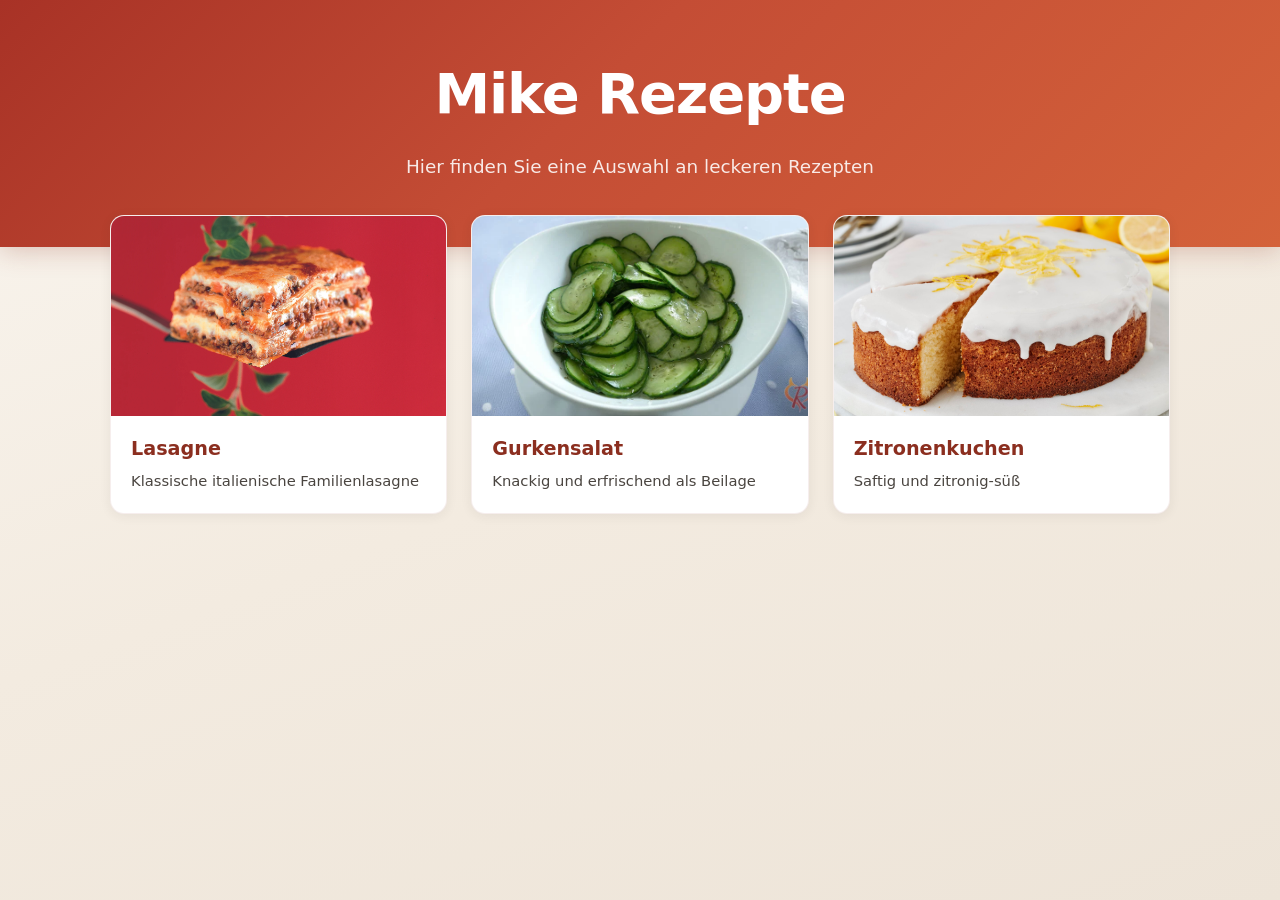
<file: index.html>
<!DOCTYPE html>
<!-- DOCTYPE sagt dem Browser: "Das ist ein HTML5-Dokument" -->

<html lang="de">
<!-- lang="de" = Sprache der Seite (wichtig für Screenreader & Suchmaschinen) -->

<head>
    <!-- <head> = unsichtbare Infos über die Seite (nicht direkt sichtbar im Browser) -->

    <meta charset="UTF-8">
    <!-- Zeichensatz: Umlaute (ä, ö, ü) und Sonderzeichen werden korrekt angezeigt -->

    <meta name="viewport" content="width=device-width, initial-scale=1.0">
    <!-- Wichtig für Responsive Design: Seite passt sich der Bildschirmbreite an -->

    <title>Mike Rezepte</title>
    <!-- Text im Browser-Tab oben -->

    <link rel="stylesheet" href="style.css">
    <!-- Verknüpft die CSS-Datei – alle Styles kommen von dort -->
</head>

<body class="home-page">
    <!-- class="home-page" = CSS-Klasse, damit nur die Startseite diese Styles bekommt -->

    <header class="site-hero">
        <!-- <header> = semantischer Bereich für den Kopf der Seite (Hero-Bereich) -->

        <h1>Mike Rezepte</h1>
        <!-- <h1> = wichtigste Überschrift (nur einmal pro Seite) -->

        <p class="site-tagline">Hier finden Sie eine Auswahl an leckeren Rezepten</p>
        <!-- <p> = Absatz; class gibt dem Text spezielle Formatierung -->
    </header>

    <main class="home-container">
        <!-- <main> = Hauptinhalt der Seite (das Wichtigste) -->

        <ul class="recipe-cards">
            <!-- <ul> = ungeordnete Liste; hier als Grid für die Rezept-Karten -->

            <li>
                <!-- <li> = ein Listeneintrag = eine Rezept-Karte -->

                <a href="recipes/lasagna.html" class="recipe-card">
                    <!-- <a> = Link; href = Ziel-URL; die ganze Karte ist klickbar -->

                    <img src="images/lasagna.png" alt="Lasagne mit geschmolzenem Käse">
                    <!-- <img> = Bild; src = Dateipfad; alt = Beschreibung für Barrierefreiheit -->

                    <span class="recipe-card-title">Lasagne</span>
                    <!-- <span> = kleiner Textblock ohne eigene Zeile (inline) -->

                    <span class="recipe-card-desc">Klassische italienische Familienlasagne</span>
                </a>
            </li>

            <li>
                <a href="recipes/gurkensalat.html" class="recipe-card">
                    <img src="images/gurkensalat.png" alt="Frischer Gurkensalat">
                    <span class="recipe-card-title">Gurkensalat</span>
                    <span class="recipe-card-desc">Knackig und erfrischend als Beilage</span>
                </a>
            </li>

            <li>
                <a href="recipes/zitronenkuchen.html" class="recipe-card">
                    <img src="images/zitronenkuchen.jpg" alt="Zitronenkuchen mit Guss">
                    <span class="recipe-card-title">Zitronenkuchen</span>
                    <span class="recipe-card-desc">Saftig und zitronig-süß</span>
                </a>
            </li>
        </ul>
    </main>
</body>
</html>
</file>
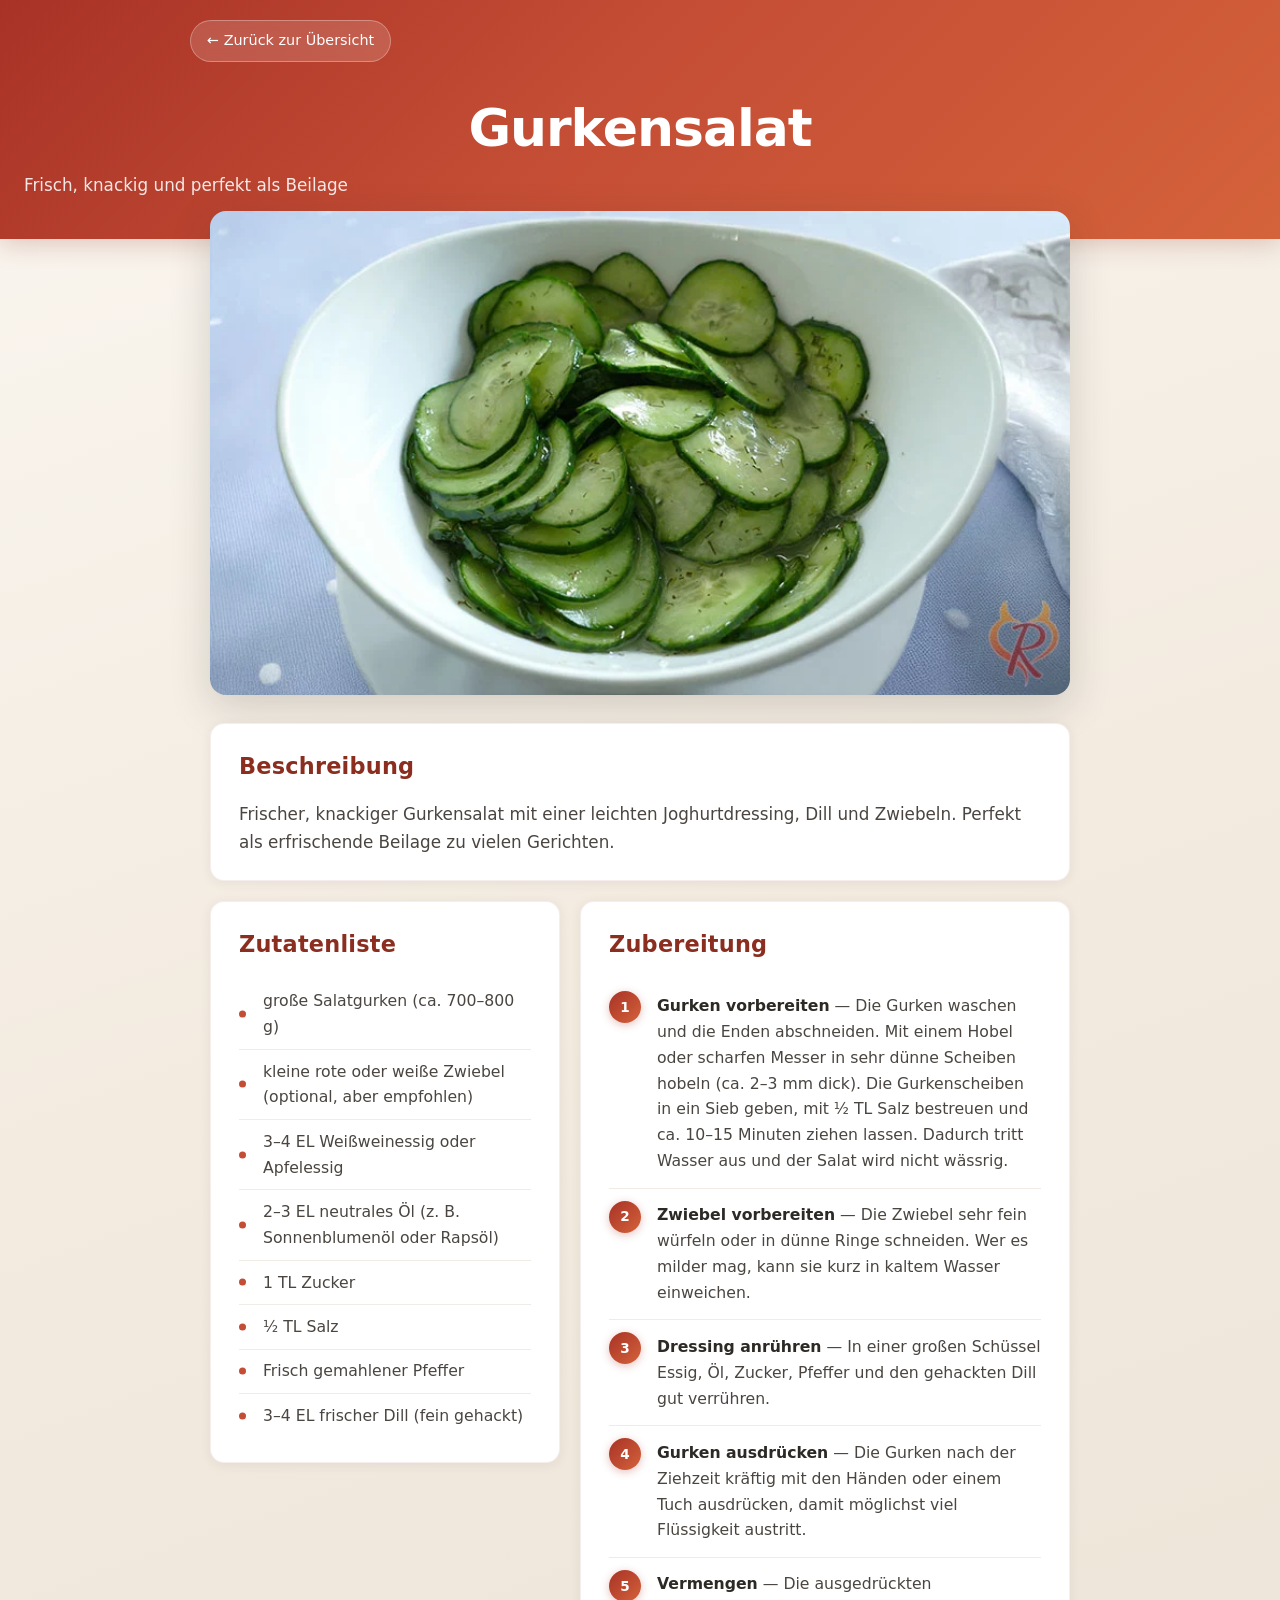
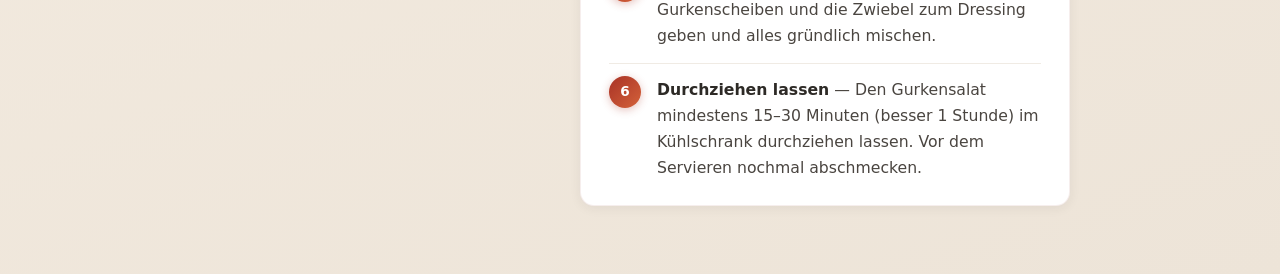
<file: recipes/gurkensalat.html>
<!DOCTYPE html>
<html lang="de">
<head>
    <meta charset="UTF-8">
    <meta name="viewport" content="width=device-width, initial-scale=1.0">
    <title>Gurkensalat Rezept | Mike Rezepte</title>
    <link rel="stylesheet" href="../style.css">
</head>

<!-- Gleiche Struktur wie lasagna.html – nur Inhalt und Bild sind anders -->
<body class="recipe-page">

    <header class="recipe-hero">
        <nav class="recipe-nav">
            <a href="../index.html" class="back-link">← Zurück zur Übersicht</a>
        </nav>
        <h1>Gurkensalat</h1>
        <p class="recipe-tagline">Frisch, knackig und perfekt als Beilage</p>
    </header>

    <main class="recipe-container">
        <figure class="recipe-image">
            <img src="../images/gurkensalat.png" alt="Frischer Gurkensalat mit Dill">
        </figure>

        <section class="recipe-section recipe-description">
            <h2>Beschreibung</h2>
            <p>Frischer, knackiger Gurkensalat mit einer leichten Joghurtdressing, Dill und Zwiebeln. Perfekt als erfrischende Beilage zu vielen Gerichten.</p>
        </section>

        <div class="recipe-grid">
            <section class="recipe-section recipe-ingredients">
                <h2>Zutatenliste</h2>
                <ul>
                    <li>große Salatgurken (ca. 700–800 g)</li>
                    <li>kleine rote oder weiße Zwiebel (optional, aber empfohlen)</li>
                    <li>3–4 EL Weißweinessig oder Apfelessig</li>
                    <li>2–3 EL neutrales Öl (z. B. Sonnenblumenöl oder Rapsöl)</li>
                    <li>1 TL Zucker</li>
                    <li>½ TL Salz</li>
                    <li>Frisch gemahlener Pfeffer</li>
                    <li>3–4 EL frischer Dill (fein gehackt)</li>
                </ul>
            </section>

            <section class="recipe-section recipe-steps">
                <h2>Zubereitung</h2>
                <ol>
                    <!-- <strong> macht Text fett – hier als Schritt-Titel innerhalb eines <li> -->
                    <li><strong>Gurken vorbereiten</strong> — Die Gurken waschen und die Enden abschneiden. Mit einem Hobel oder scharfen Messer in sehr dünne Scheiben hobeln (ca. 2–3 mm dick). Die Gurkenscheiben in ein Sieb geben, mit ½ TL Salz bestreuen und ca. 10–15 Minuten ziehen lassen. Dadurch tritt Wasser aus und der Salat wird nicht wässrig.</li>
                    <li><strong>Zwiebel vorbereiten</strong> — Die Zwiebel sehr fein würfeln oder in dünne Ringe schneiden. Wer es milder mag, kann sie kurz in kaltem Wasser einweichen.</li>
                    <li><strong>Dressing anrühren</strong> — In einer großen Schüssel Essig, Öl, Zucker, Pfeffer und den gehackten Dill gut verrühren.</li>
                    <li><strong>Gurken ausdrücken</strong> — Die Gurken nach der Ziehzeit kräftig mit den Händen oder einem Tuch ausdrücken, damit möglichst viel Flüssigkeit austritt.</li>
                    <li><strong>Vermengen</strong> — Die ausgedrückten Gurkenscheiben und die Zwiebel zum Dressing geben und alles gründlich mischen.</li>
                    <li><strong>Durchziehen lassen</strong> — Den Gurkensalat mindestens 15–30 Minuten (besser 1 Stunde) im Kühlschrank durchziehen lassen. Vor dem Servieren nochmal abschmecken.</li>
                </ol>
            </section>
        </div>
    </main>
</body>
</html>
</file>
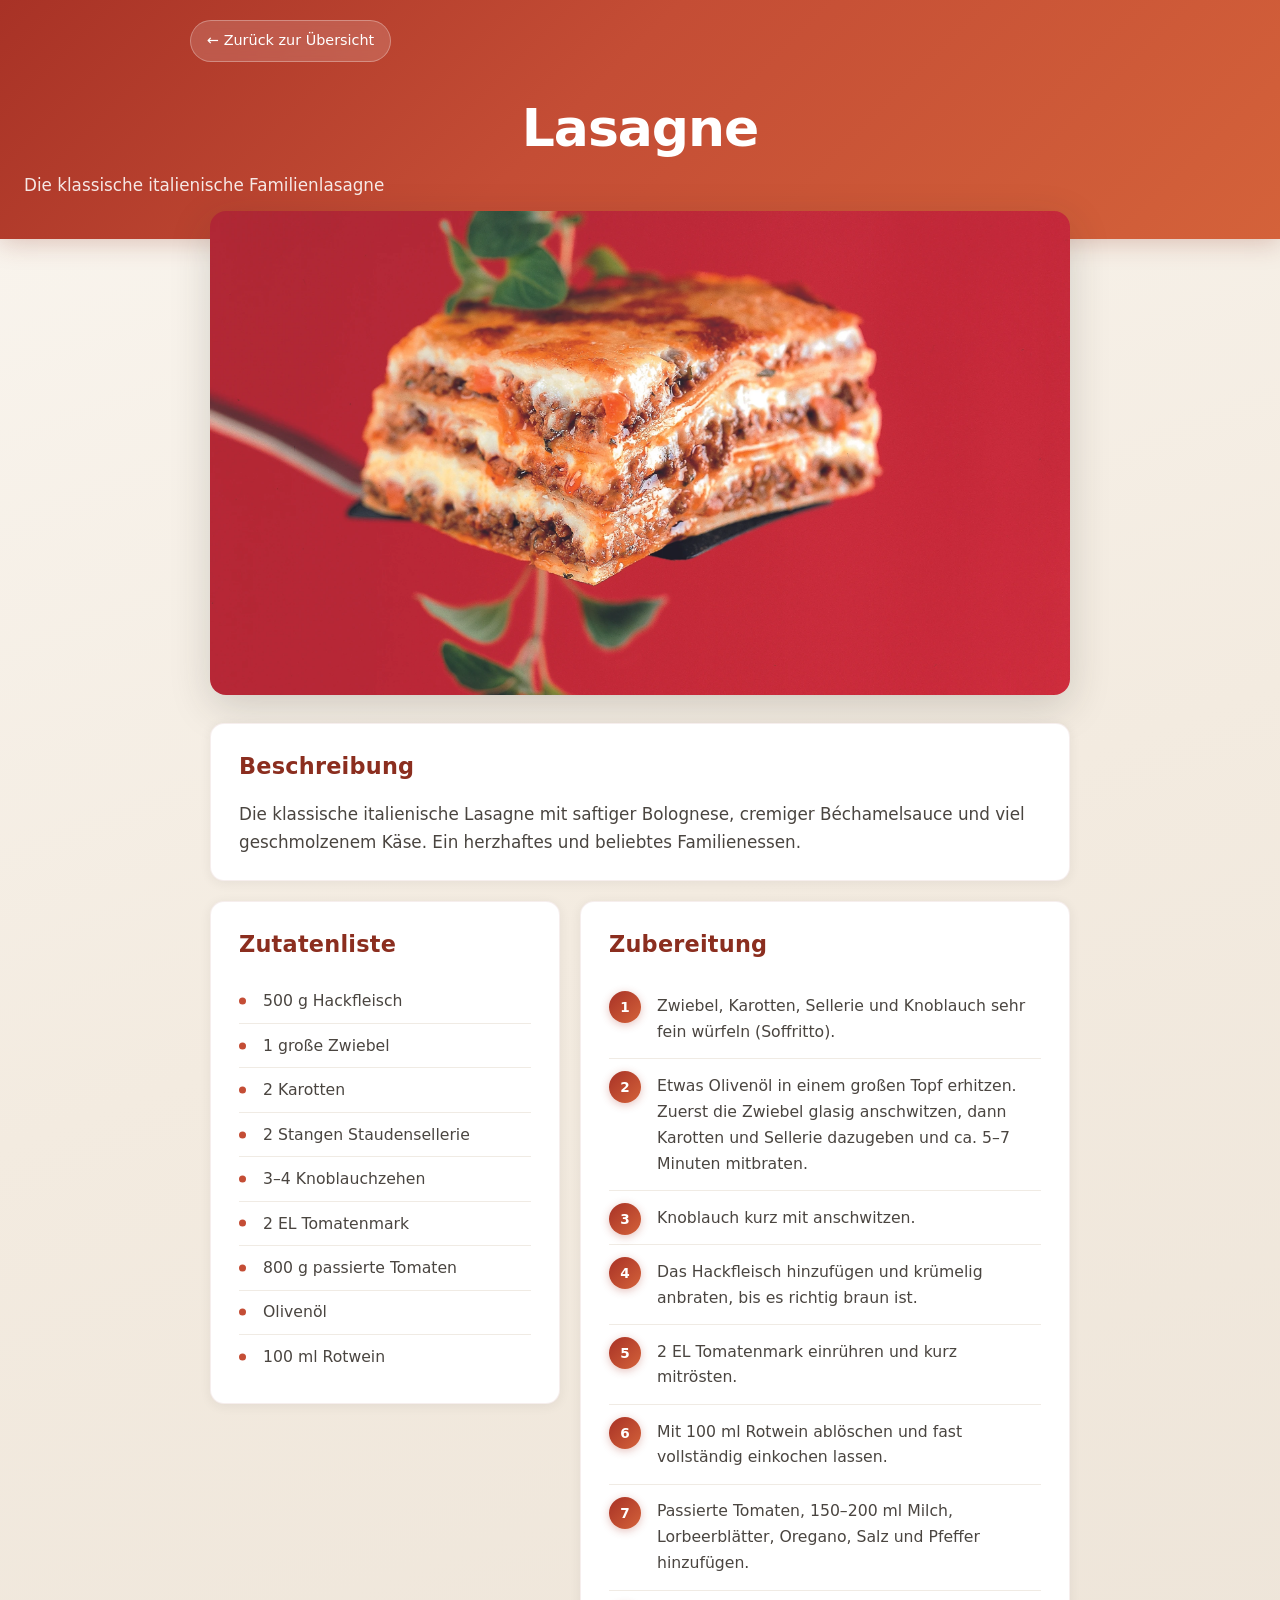
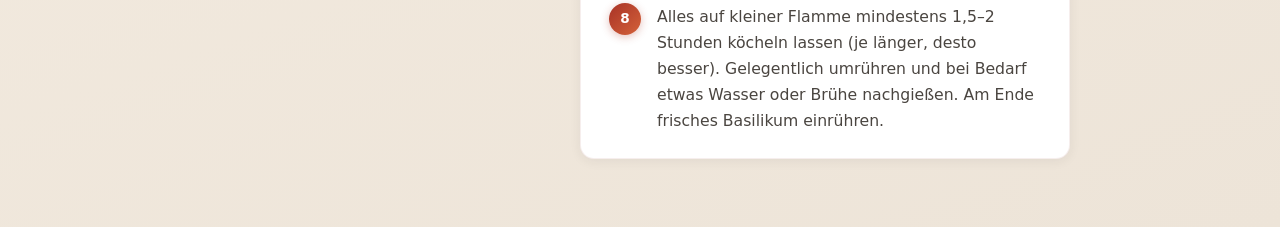
<file: recipes/lasagna.html>
<!DOCTYPE html>
<html lang="de">
<head>
    <meta charset="UTF-8">
    <meta name="viewport" content="width=device-width, initial-scale=1.0">
    <title>Lasagne Rezept | Mike Rezepte</title>

    <!-- "../style.css" = ein Ordner nach oben (recipes → Hauptordner), dann style.css -->
    <link rel="stylesheet" href="../style.css">
</head>

<body class="recipe-page">
    <!-- class="recipe-page" unterscheidet Rezeptseiten von der Startseite im CSS -->

    <header class="recipe-hero">
        <!-- Hero = großer farbiger Kopfbereich mit Titel -->

        <nav class="recipe-nav">
            <!-- <nav> = Navigationsbereich (Links zum Hin- und Hernavigieren) -->

            <a href="../index.html" class="back-link">← Zurück zur Übersicht</a>
            <!-- Link zurück zur Startseite; "../" = ein Ordner höher -->
        </nav>

        <h1>Lasagne</h1>
        <p class="recipe-tagline">Die klassische italienische Familienlasagne</p>
        <!-- Tagline = kurzer Untertitel unter dem Haupttitel -->
    </header>

    <main class="recipe-container">
        <!-- Container begrenzt die Breite und zentriert den Inhalt -->

        <figure class="recipe-image">
            <!-- <figure> = Bild mit optionalem Bildtext (hier nur das Bild) -->

            <img src="../images/lasagna.png" alt="Lasagne mit geschmolzenem Käse und Bolognese">
        </figure>

        <section class="recipe-section recipe-description">
            <!-- <section> = inhaltlicher Abschnitt; zwei Klassen = allgemein + speziell -->

            <h2>Beschreibung</h2>
            <!-- <h2> = Unterüberschrift (kleiner/weniger wichtig als h1) -->

            <p>Die klassische italienische Lasagne mit saftiger Bolognese, cremiger Béchamelsauce und viel geschmolzenem Käse. Ein herzhaftes und beliebtes Familienessen.</p>
        </section>

        <div class="recipe-grid">
            <!-- <div> = neutraler Container ohne semantische Bedeutung -->
            <!-- recipe-grid = CSS Grid legt Zutaten & Zubereitung nebeneinander (Desktop) -->

            <section class="recipe-section recipe-ingredients">
                <h2>Zutatenliste</h2>

                <ul>
                    <!-- <ul> = ungeordnete Liste (Aufzählungspunkte) -->

                    <li>500 g Hackfleisch</li>
                    <!-- <li> = ein Listeneintrag -->
                    <li>1 große Zwiebel</li>
                    <li>2 Karotten</li>
                    <li>2 Stangen Staudensellerie</li>
                    <li>3–4 Knoblauchzehen</li>
                    <li>2 EL Tomatenmark</li>
                    <li>800 g passierte Tomaten</li>
                    <li>Olivenöl</li>
                    <li>100 ml Rotwein</li>
                </ul>
            </section>

            <section class="recipe-section recipe-steps">
                <h2>Zubereitung</h2>

                <ol>
                    <!-- <ol> = geordnete Liste (nummerierte Schritte) -->

                    <li>Zwiebel, Karotten, Sellerie und Knoblauch sehr fein würfeln (Soffritto).</li>
                    <li>Etwas Olivenöl in einem großen Topf erhitzen. Zuerst die Zwiebel glasig anschwitzen, dann Karotten und Sellerie dazugeben und ca. 5–7 Minuten mitbraten.</li>
                    <li>Knoblauch kurz mit anschwitzen.</li>
                    <li>Das Hackfleisch hinzufügen und krümelig anbraten, bis es richtig braun ist.</li>
                    <li>2 EL Tomatenmark einrühren und kurz mitrösten.</li>
                    <li>Mit 100 ml Rotwein ablöschen und fast vollständig einkochen lassen.</li>
                    <li>Passierte Tomaten, 150–200 ml Milch, Lorbeerblätter, Oregano, Salz und Pfeffer hinzufügen.</li>
                    <li>Alles auf kleiner Flamme mindestens 1,5–2 Stunden köcheln lassen (je länger, desto besser). Gelegentlich umrühren und bei Bedarf etwas Wasser oder Brühe nachgießen. Am Ende frisches Basilikum einrühren.</li>
                </ol>
            </section>
        </div>
    </main>
</body>
</html>
</file>
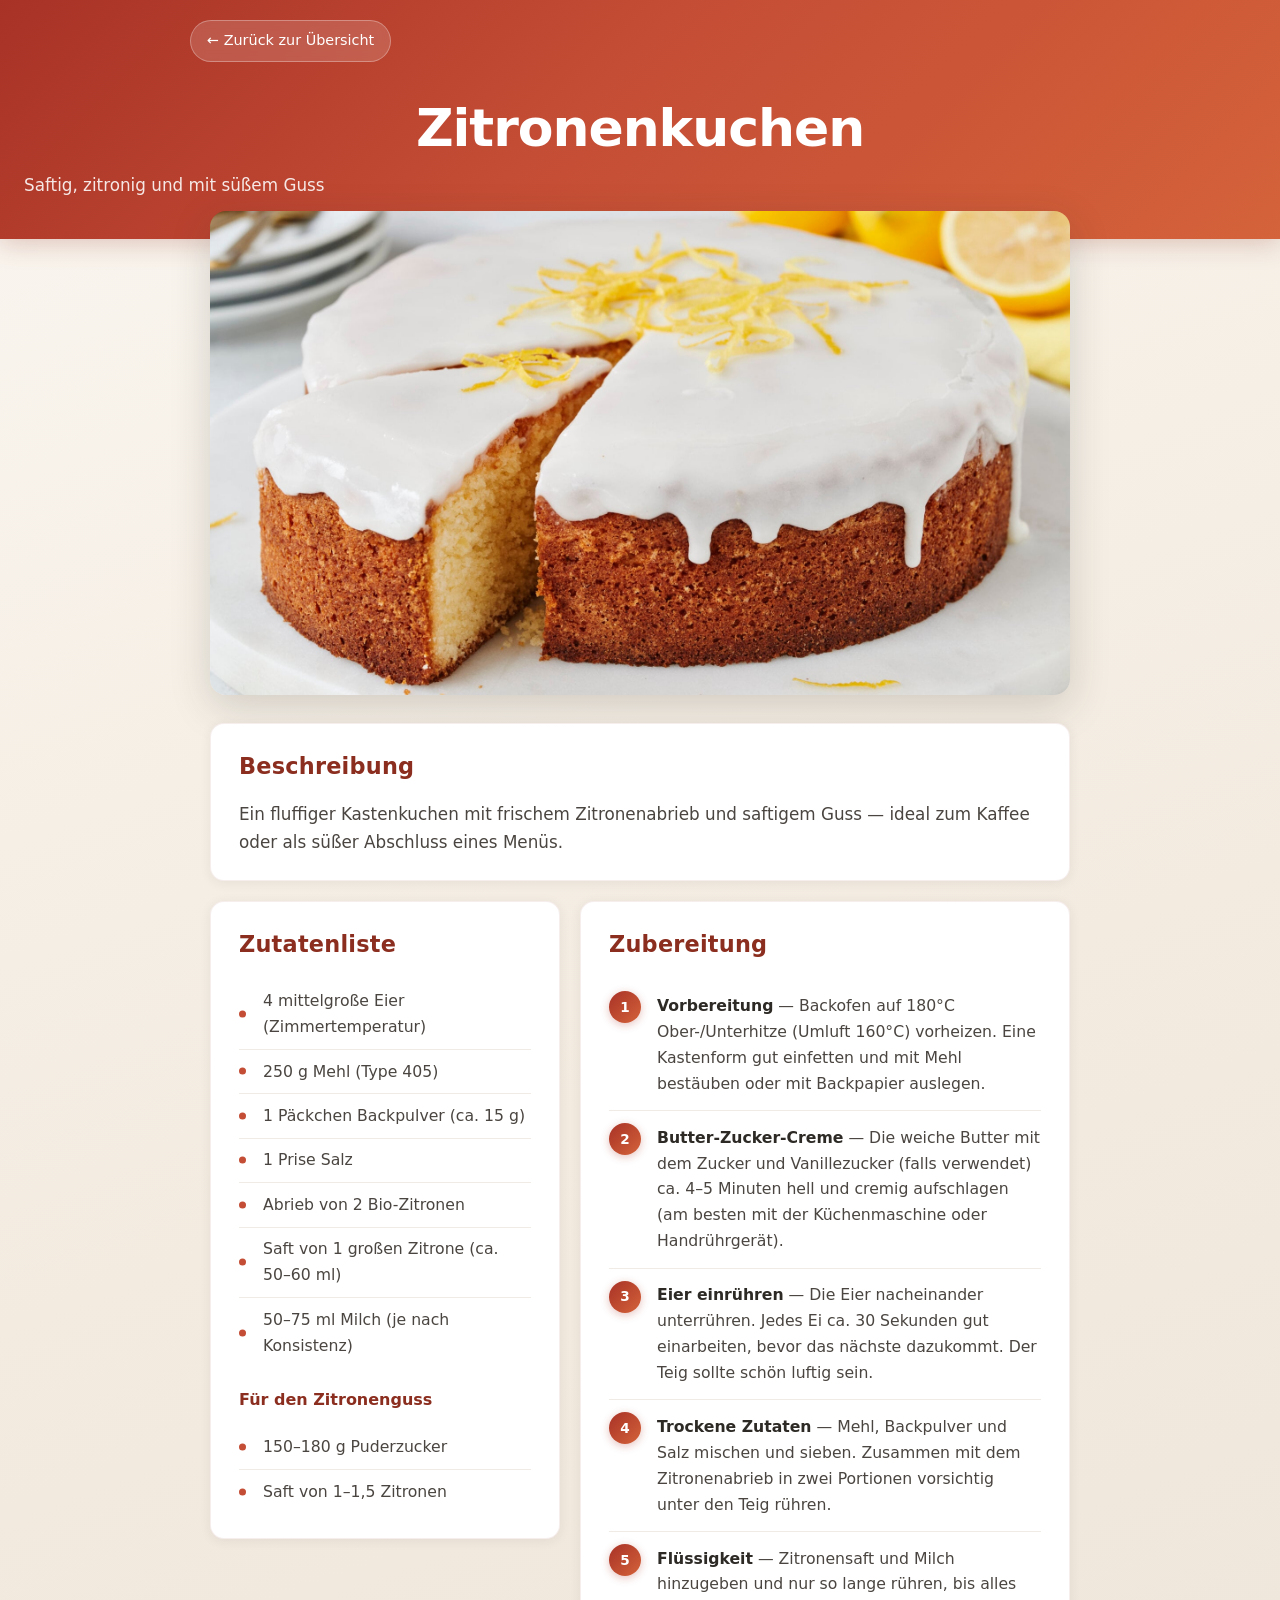
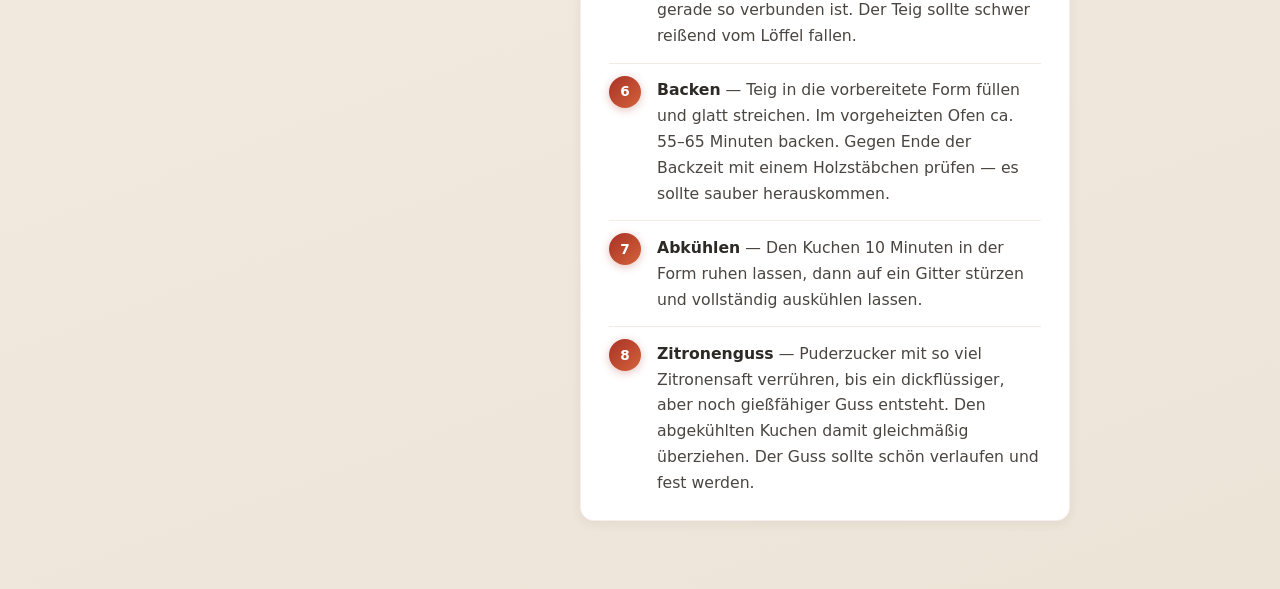
<file: recipes/zitronenkuchen.html>
<!DOCTYPE html>
<html lang="de">
<head>
    <meta charset="UTF-8">
    <meta name="viewport" content="width=device-width, initial-scale=1.0">
    <title>Zitronenkuchen Rezept | Mike Rezepte</title>
    <link rel="stylesheet" href="../style.css">
</head>

<body class="recipe-page">

    <header class="recipe-hero">
        <nav class="recipe-nav">
            <a href="../index.html" class="back-link">← Zurück zur Übersicht</a>
        </nav>
        <h1>Zitronenkuchen</h1>
        <p class="recipe-tagline">Saftig, zitronig und mit süßem Guss</p>
    </header>

    <main class="recipe-container">
        <figure class="recipe-image">
            <img src="../images/zitronenkuchen.jpg" alt="Zitronenkuchen mit Zitronenguss">
        </figure>

        <section class="recipe-section recipe-description">
            <h2>Beschreibung</h2>
            <p>Ein fluffiger Kastenkuchen mit frischem Zitronenabrieb und saftigem Guss — ideal zum Kaffee oder als süßer Abschluss eines Menüs.</p>
        </section>

        <div class="recipe-grid">
            <section class="recipe-section recipe-ingredients">
                <h2>Zutatenliste</h2>
                <ul>
                    <li>4 mittelgroße Eier (Zimmertemperatur)</li>
                    <li>250 g Mehl (Type 405)</li>
                    <li>1 Päckchen Backpulver (ca. 15 g)</li>
                    <li>1 Prise Salz</li>
                    <li>Abrieb von 2 Bio-Zitronen</li>
                    <li>Saft von 1 großen Zitrone (ca. 50–60 ml)</li>
                    <li>50–75 ml Milch (je nach Konsistenz)</li>
                </ul>

                <!-- <h3> = noch kleinere Unterüberschrift (hierarchie: h1 > h2 > h3) -->
                <h3>Für den Zitronenguss</h3>
                <ul>
                    <li>150–180 g Puderzucker</li>
                    <li>Saft von 1–1,5 Zitronen</li>
                </ul>
            </section>

            <section class="recipe-section recipe-steps">
                <h2>Zubereitung</h2>
                <ol>
                    <li><strong>Vorbereitung</strong> — Backofen auf 180°C Ober-/Unterhitze (Umluft 160°C) vorheizen. Eine Kastenform gut einfetten und mit Mehl bestäuben oder mit Backpapier auslegen.</li>
                    <li><strong>Butter-Zucker-Creme</strong> — Die weiche Butter mit dem Zucker und Vanillezucker (falls verwendet) ca. 4–5 Minuten hell und cremig aufschlagen (am besten mit der Küchenmaschine oder Handrührgerät).</li>
                    <li><strong>Eier einrühren</strong> — Die Eier nacheinander unterrühren. Jedes Ei ca. 30 Sekunden gut einarbeiten, bevor das nächste dazukommt. Der Teig sollte schön luftig sein.</li>
                    <li><strong>Trockene Zutaten</strong> — Mehl, Backpulver und Salz mischen und sieben. Zusammen mit dem Zitronenabrieb in zwei Portionen vorsichtig unter den Teig rühren.</li>
                    <li><strong>Flüssigkeit</strong> — Zitronensaft und Milch hinzugeben und nur so lange rühren, bis alles gerade so verbunden ist. Der Teig sollte schwer reißend vom Löffel fallen.</li>
                    <li><strong>Backen</strong> — Teig in die vorbereitete Form füllen und glatt streichen. Im vorgeheizten Ofen ca. 55–65 Minuten backen. Gegen Ende der Backzeit mit einem Holzstäbchen prüfen — es sollte sauber herauskommen.</li>
                    <li><strong>Abkühlen</strong> — Den Kuchen 10 Minuten in der Form ruhen lassen, dann auf ein Gitter stürzen und vollständig auskühlen lassen.</li>
                    <li><strong>Zitronenguss</strong> — Puderzucker mit so viel Zitronensaft verrühren, bis ein dickflüssiger, aber noch gießfähiger Guss entsteht. Den abgekühlten Kuchen damit gleichmäßig überziehen. Der Guss sollte schön verlaufen und fest werden.</li>
                </ol>
            </section>
        </div>
    </main>
</body>
</html>
</file>
<file: style.css>
/* ═══════════════════════════════════════════════════════════
   CSS-VARIABLEN (Custom Properties)
   Farben & Werte einmal definieren, überall mit var() nutzen.
   Vorteil: Änderst du --color-accent, ändert sich alles automatisch.
   ═══════════════════════════════════════════════════════════ */

:root {
    --color-bg: #faf6f0;           /* Hintergrundfarbe (Creme) */
    --color-bg-mid: #f3ebe0;
    --color-bg-end: #ede4d8;
    --color-text: #2d2a26;         /* Haupttextfarbe (dunkelbraun) */
    --color-text-muted: #4a4540;   /* Gedämpfter Text (Beschreibungen) */
    --color-accent: #8b2e1f;       /* Akzentfarbe (dunkles Rot – Überschriften) */
    --color-accent-light: #c44d35;
    --color-accent-bright: #d4623a;
    --color-surface: #fff;         /* Karten-Hintergrund (weiß) */
    --color-border: rgba(139, 46, 31, 0.08);  /* rgba = Farbe mit Transparenz */
    --color-divider: #f0ebe4;      /* Trennlinien in Listen */
    --shadow-sm: 0 2px 12px rgba(45, 42, 38, 0.07);   /* Leichter Schatten */
    --shadow-md: 0 12px 40px rgba(45, 42, 38, 0.18);  /* Stärkerer Schatten */
    --shadow-hero: 0 4px 24px rgba(139, 46, 31, 0.25);
    --radius-card: 14px;           /* Abgerundete Ecken für Karten */
    --radius-image: 16px;
    --font-sans: system-ui, -apple-system, 'Segoe UI', Roboto, sans-serif;
    --hero-gradient: linear-gradient(135deg, #a83226 0%, #c44d35 45%, #d4623a 100%);
    --step-gradient: linear-gradient(135deg, #a83226, #d4623a);
}

/* ═══════════════════════════════════════════════════════════
   RESET / BASIS
   Entfernt Browser-Standardabstände und sorgt für konsistentes Verhalten.
   ═══════════════════════════════════════════════════════════ */

/* Der Stern (*) wählt ALLE Elemente aus */
*,
*::before,
*::after {
    box-sizing: border-box;
    /* padding & border werden IN die Breite eingerechnet (einfacheres Layout) */
}

html,
body {
    margin: 0;          /* Kein Außenabstand */
    padding: 0;         /* Kein Innenabstand */
    min-height: 100vh;  /* Mindestens so hoch wie der sichtbare Bildschirm */
}

/* ═══════════════════════════════════════════════════════════
   STARTSEITE (body.home-page)
   Styles gelten nur, wenn <body class="home-page"> gesetzt ist.
   ═══════════════════════════════════════════════════════════ */

body.home-page {
    /* linear-gradient = Farbverlauf als Hintergrund */
    background: linear-gradient(160deg, var(--color-bg) 0%, var(--color-bg-mid) 50%, var(--color-bg-end) 100%);
    font-family: var(--font-sans);
    color: var(--color-text);
    line-height: 1.65;  /* Zeilenabstand für bessere Lesbarkeit */
}

.site-hero {
    background: var(--hero-gradient);
    padding: 3rem 1.5rem 4rem;  /* Innenabstand: oben rechts/unten links */
    text-align: center;
    box-shadow: var(--shadow-hero);
}

.site-hero h1 {
    margin: 0;
    /* clamp(min, bevorzugt, max) = Schrift skaliert mit Bildschirmgröße */
    font-size: clamp(2.25rem, 7vw, 3.5rem);
    font-weight: 700;       /* 700 = fett */
    letter-spacing: -0.02em; /* Buchstaben etwas enger */
    color: #fff;
}

.site-tagline {
    margin: 0.75rem 0 0;
    font-size: clamp(1rem, 2.5vw, 1.15rem);
    color: rgba(255, 255, 255, 0.88);  /* Weiß mit 88% Deckkraft */
    font-weight: 400;  /* 400 = normal */
}

.home-container {
    max-width: 1100px;  /* Inhalt wird nicht breiter als 1100px */
    margin: -2rem auto 3rem;  /* auto = horizontal zentriert; -2rem = überlappt Hero */
    padding: 0 1.25rem; /* Seitenabstand links/rechts */
}

/* ── Rezept-Karten Grid ───────────────────────────────────── */

.recipe-cards {
    display: grid;  /* CSS Grid = Raster-Layout */
    /* auto-fit + minmax = Karten passen sich automatisch an die Breite an */
    grid-template-columns: repeat(auto-fit, minmax(280px, 1fr));
    gap: 1.5rem;    /* Abstand zwischen den Karten */
    list-style: none;  /* Entfernt die Standard-Aufzählungspunkte von <ul> */
    margin: 0;
    padding: 0;
}

.recipe-card {
    display: flex;              /* Flexbox = flexible Anordnung der Kinder */
    flex-direction: column;     /* Kinder untereinander stapeln */
    height: 100%;               /* Alle Karten gleich hoch in einer Zeile */
    text-decoration: none;      /* Unterstreichung des Links entfernen */
    color: inherit;             /* Textfarbe vom Elternelement übernehmen */
    background: var(--color-surface);
    border-radius: var(--radius-card);
    overflow: hidden;           /* Bild-Ecken werden abgeschnitten (rund) */
    border: 1px solid var(--color-border);
    box-shadow: var(--shadow-sm);
    /* transition = animiert Änderungen über 0.25 Sekunden */
    transition: transform 0.25s ease, box-shadow 0.25s ease;
}

/* :hover = Style wenn die Maus darüber ist */
.recipe-card:hover {
    transform: translateY(-6px);  /* Karte hebt sich 6px nach oben */
    box-shadow: var(--shadow-md);
}

.recipe-card img {
    display: block;   /* Entfernt kleine Lücke unter dem Bild */
    width: 100%;      /* Bild füllt die volle Kartenbreite */
    height: 200px;
    object-fit: cover;  /* Bild wird zugeschnitten, behält Proportionen */
}

.recipe-card-title {
    display: block;   /* block = eigene Zeile (unter dem Bild) */
    padding: 1.1rem 1.25rem 0.25rem;
    font-size: 1.2rem;
    font-weight: 600;
    color: var(--color-accent);
}

.recipe-card-desc {
    display: block;
    padding: 0 1.25rem 1.25rem;
    font-size: 0.92rem;
    color: var(--color-text-muted);
}

/* ═══════════════════════════════════════════════════════════
   REZEPTSEITEN (body.recipe-page)
   ═══════════════════════════════════════════════════════════ */

body.recipe-page {
    background: linear-gradient(160deg, var(--color-bg) 0%, var(--color-bg-mid) 50%, var(--color-bg-end) 100%);
    font-family: var(--font-sans);
    color: var(--color-text);
    line-height: 1.65;
}

/* "body.recipe-page h1" = h1 NUR auf Rezeptseiten (nicht Startseite) */
body.recipe-page h1 {
    margin: 0;
    padding: 0;
    text-align: center;
    font-size: clamp(2rem, 6vw, 3.25rem);
    font-weight: 700;
    letter-spacing: -0.02em;
    color: #fff;
}

body.recipe-page h2 {
    margin: 0 0 1rem;  /* unten 1rem Abstand */
    font-size: clamp(1.15rem, 3vw, 1.4rem);
    font-weight: 600;
    color: var(--color-accent);
    letter-spacing: 0.01em;
}

body.recipe-page h3 {
    margin: 1.25rem 0 0.75rem;
    font-size: 1rem;
    font-weight: 600;
    color: var(--color-accent);
}

body.recipe-page p {
    margin: 0;
    padding: 0;
    text-align: left;
    font-size: 1.05rem;
}

.recipe-hero {
    background: var(--hero-gradient);
    padding: 1.25rem 1.5rem 2.5rem;
    text-align: center;
    box-shadow: var(--shadow-hero);
}

.recipe-nav {
    max-width: 900px;
    margin: 0 auto 1.5rem;  /* auto = zentriert den Nav-Bereich */
    text-align: left;
}

.back-link {
    display: inline-flex;   /* Flexbox, aber inline (nicht volle Breite) */
    align-items: center;    /* Vertikal zentrieren */
    gap: 0.35rem;           /* Abstand zwischen Icon und Text */
    padding: 0.5rem 1rem;
    font-size: 0.9rem;
    font-weight: 500;
    color: #fff;
    text-decoration: none;
    background: rgba(255, 255, 255, 0.15);
    border: 1px solid rgba(255, 255, 255, 0.3);
    border-radius: 999px;   /* Sehr rund = Pillen-Form */
    backdrop-filter: blur(6px);  /* Milchglas-Effekt */
    transition: background 0.2s ease, transform 0.2s ease;
}

.back-link:hover {
    background: rgba(255, 255, 255, 0.28);
    transform: translateX(-3px);  /* Link rutscht leicht nach links */
}

.recipe-tagline {
    margin-top: 0.5rem;
    font-size: 1.05rem;
    color: rgba(255, 255, 255, 0.88);
    font-weight: 400;
}

.recipe-container {
    max-width: 900px;
    margin: -1.75rem auto 3rem;  /* Negativer margin-top = überlappt Hero */
    padding: 0 1.25rem;
}

.recipe-image {
    margin: 0 0 1.75rem;
    border-radius: var(--radius-image);
    overflow: hidden;
    box-shadow: var(--shadow-md);
    aspect-ratio: 16 / 9;  /* Seitenverhältnis 16:9 (wie Widescreen) */
}

.recipe-image img {
    display: block;
    width: 100%;
    height: 100%;
    object-fit: cover;
}

/* ── Weiße Inhalts-Karten ─────────────────────────────────── */

.recipe-section {
    background: var(--color-surface);
    border-radius: var(--radius-card);
    padding: 1.5rem 1.75rem;
    margin-bottom: 1.25rem;
    box-shadow: var(--shadow-sm);
    border: 1px solid var(--color-border);
}

.recipe-description p {
    color: var(--color-text-muted);
}

/* Zwei Spalten: Zutaten links, Zubereitung rechts */
.recipe-grid {
    display: grid;
    grid-template-columns: 1fr 1.4fr;  /* 1.4fr = rechte Spalte etwas breiter */
    gap: 1.25rem;
    align-items: start;  /* Spalten oben ausrichten (nicht strecken) */
}

/* ── Listen ohne Standard-Bullets/Nummern ─────────────────── */

.recipe-ingredients ul,
.recipe-steps ol {
    margin: 0;
    padding: 0;
    list-style: none;  /* Browser-eigene Punkte/Nummern ausblenden */
}

.recipe-ingredients li {
    position: relative;  /* Nötig für ::before (absolut positioniert) */
    padding: 0.55rem 0 0.55rem 1.5rem;  /* links Platz für den roten Punkt */
    border-bottom: 1px solid var(--color-divider);
    font-size: 0.98rem;
    color: var(--color-text-muted);
}

.recipe-ingredients li:last-child {
    border-bottom: none;  /* :last-child = letztes Element in der Liste */
}

/* ::before = fügt ein Pseudo-Element VOR dem <li> ein (roter Punkt) */
.recipe-ingredients li::before {
    content: "";  /* Leerer Inhalt = nur die Form wird gezeichnet */
    position: absolute;
    left: 0;
    top: 50%;
    transform: translateY(-50%);  /* Vertikal zentrieren */
    width: 7px;
    height: 7px;
    border-radius: 50%;  /* 50% = Kreis */
    background: var(--color-accent-light);
}

/* ── Nummerierte Schritte mit CSS-Counter ───────────────────── */

.recipe-steps ol {
    counter-reset: step;  /* Zähler auf 0 zurücksetzen */
}

.recipe-steps li {
    position: relative;
    padding: 0.85rem 0 0.85rem 3rem;  /* links Platz für die Nummer */
    border-bottom: 1px solid var(--color-divider);
    font-size: 0.98rem;
    color: var(--color-text-muted);
    counter-increment: step;  /* Zähler um 1 erhöhen pro <li> */
}

.recipe-steps li:last-child {
    border-bottom: none;
    padding-bottom: 0;
}

/* counter(step) zeigt die aktuelle Zählernummer im ::before-Kreis */
.recipe-steps li::before {
    content: counter(step);
    position: absolute;
    left: 0;
    top: 0.75rem;
    width: 2rem;
    height: 2rem;
    display: flex;
    align-items: center;
    justify-content: center;
    font-size: 0.85rem;
    font-weight: 700;
    color: #fff;
    background: var(--step-gradient);
    border-radius: 50%;
    box-shadow: 0 2px 8px rgba(168, 50, 38, 0.3);
}

.recipe-steps li strong {
    color: var(--color-text);  /* Schritt-Titel etwas dunkler/hervorgehoben */
}

/* ═══════════════════════════════════════════════════════════
   RESPONSIVE DESIGN – Media Query
   Diese Regeln gelten NUR wenn der Bildschirm ≤ 720px breit ist.
   ═══════════════════════════════════════════════════════════ */

@media (max-width: 720px) {
    .site-hero {
        padding: 2.5rem 1rem 3.5rem;
    }

    .home-container {
        margin-top: -1.5rem;
        padding: 0 1rem;
    }

    .recipe-cards {
        grid-template-columns: 1fr;  /* Eine Spalte auf dem Handy */
        gap: 1.25rem;
    }

    .recipe-hero {
        padding: 1rem 1rem 2rem;
    }

    .recipe-container {
        margin-top: -1.25rem;
        padding: 0 1rem;
    }

    .recipe-grid {
        grid-template-columns: 1fr;  /* Zutaten & Zubereitung untereinander */
    }

    .recipe-section {
        padding: 1.25rem;
    }

    .recipe-image {
        border-radius: 12px;
        aspect-ratio: 4 / 3;  /* Auf Handy etwas höheres Bildformat */
    }
}
</file>
